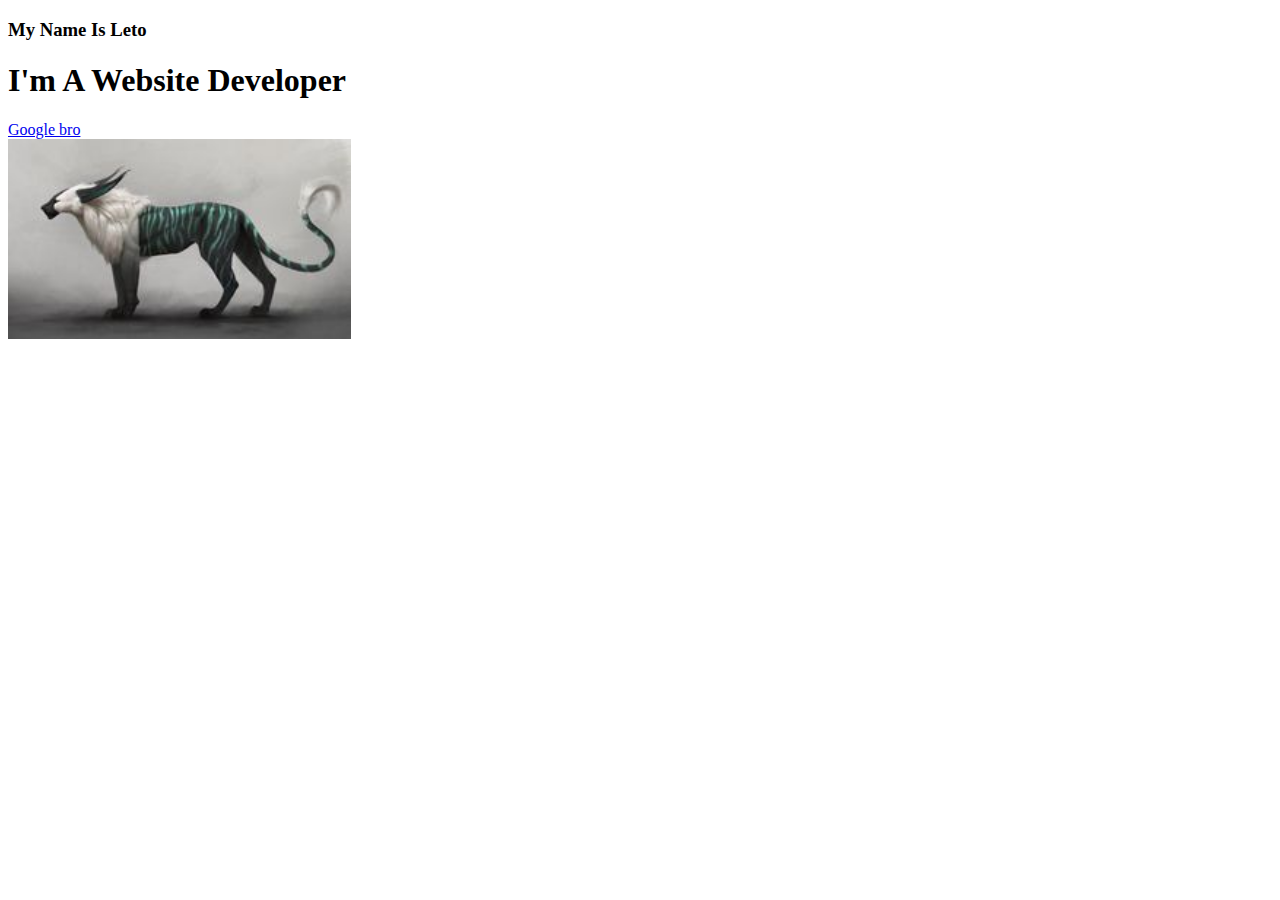
<file: projects/HSDC Frontend/index.html>
<!DOCTYPE html>
<html>
<head>
	<meta charset="utf-8">
	<meta name="viewport" content="width=device-width, initial-scale=1">
	<title>Portfolio</title>
</head>
<body>

	<h3>My Name Is Leto</h3>

	<h1>I'm A Website Developer</h1>

	<a href="https://www.google.com/" target="_blank">Google bro</a>
	<br>
	<img src="dog.jpg" 
	alt="This is definetly a normal picture of a dog" 
	height="200">

</body>
</html>
</file>
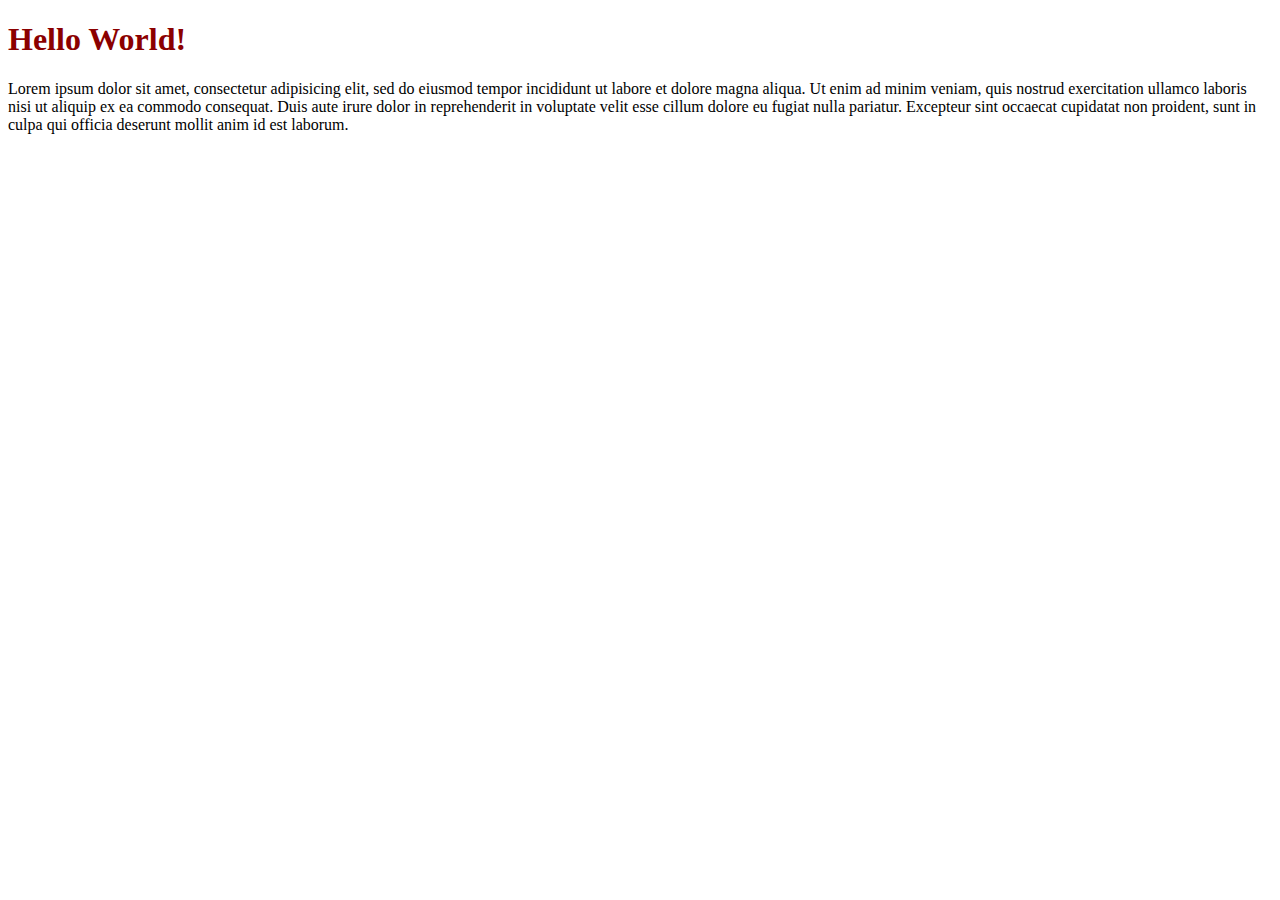
<file: projects/HSDC Frontend/css prac/index.html>
<!DOCTYPE html>
<html>
<head>
	<meta charset="utf-8">
	<meta name="viewport" content="width=device-width, initial-scale=1">
	<link rel="stylesheet" type="text/css" href="index.css">
	<title></title>
</head>
<body>
	<h1>Hello World!</h1>
	<p>Lorem ipsum dolor sit amet, consectetur adipisicing elit, sed do eiusmod
	tempor incididunt ut labore et dolore magna aliqua. Ut enim ad minim veniam,
	quis nostrud exercitation ullamco laboris nisi ut aliquip ex ea commodo
	consequat. Duis aute irure dolor in reprehenderit in voluptate velit esse
	cillum dolore eu fugiat nulla pariatur. Excepteur sint occaecat cupidatat non
	proident, sunt in culpa qui officia deserunt mollit anim id est laborum.</p>
</body>
</html>
</file>
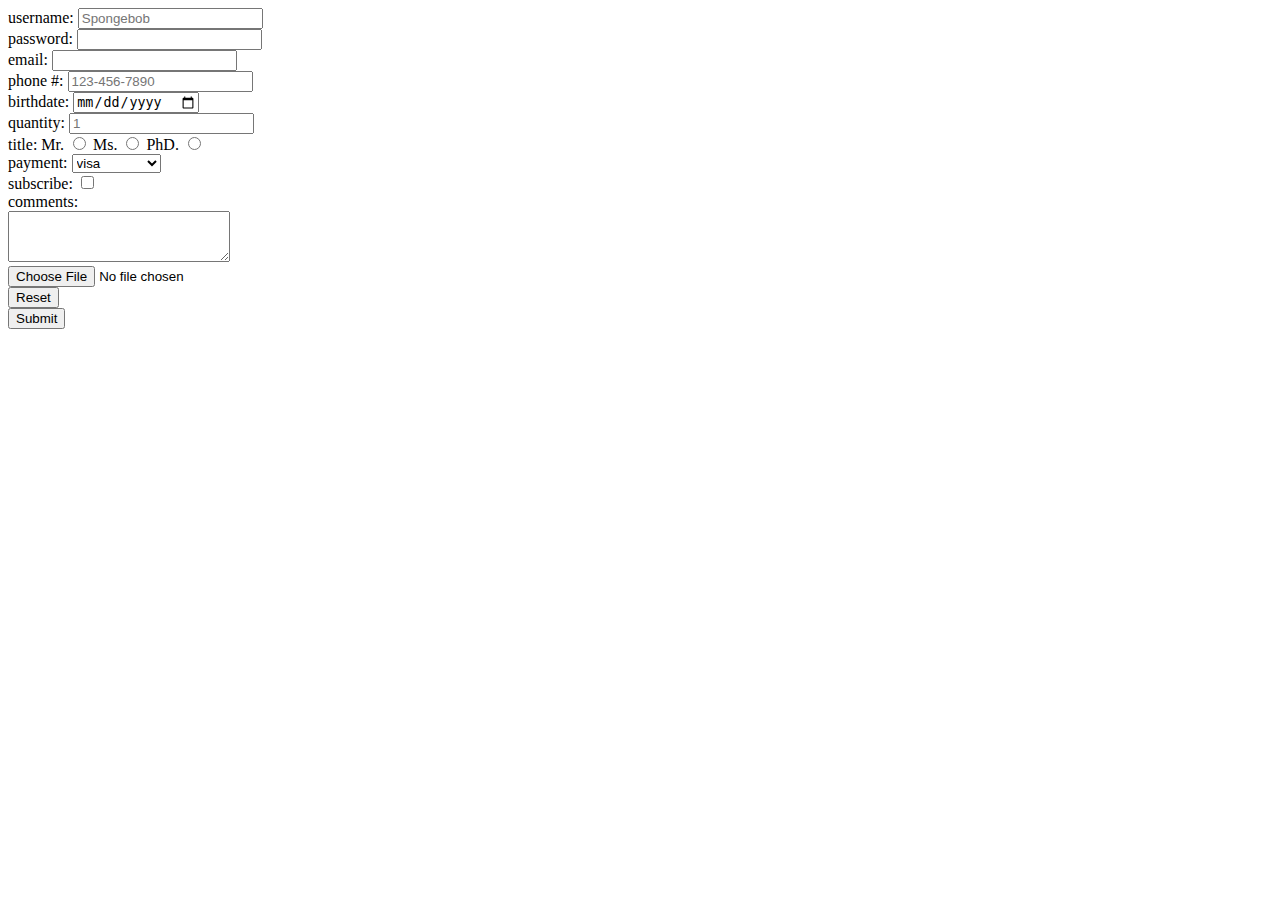
<file: projects/HSDC Frontend/Week 3/index.html>
<!DOCTYPE html>
<html>
<head>
	<meta charset="utf-8">
	<meta name="viewport" content="width=device-width, initial-scale=1">
	<title>Document</title>
</head>
<body>
	<form action="index.php" method="POST">
			
			<label for="username">username:</label>
			<input type="text" id="username" placeholder="Spongebob"><br>
			
			<label for="password">password:</label>
			<input type="password" id="password"><br>
			
			<label for="email">email:</label>
			<input type="email" id="email"><br>
			
			<label for="phone">phone #:</label>
			<input type="tel" id="phone" placeholder="123-456-7890" pattern="[0-9]{3}-[0-9]{3}-[0-9]{4}"><br>
			
			<label for="birthdate">birthdate:</label>
			<input type="date" id="birthdate"><br>
			
			<label for="quantity">quantity:</label>
			<input type="number" id="quantity" placeholder="1"><br>

			<label for="title">title:</label>

			<label for="Mr.">Mr.</label>
			<input type="radio" id="Mr." value="Mr." name="title">
			<label for="Ms.">Ms.</label>
			<input type="radio" id="Ms." value="Mr." name="title">
			<label for="PhD.">PhD.</label>
			<input type="radio" id="PhD." value="Mr." name="title"><br>

			<label for="payment">payment:</label>
			<select id="payment">
				<option value="visa">visa</option>
				<option value="mastercard">mastercard</option>
				<option value="giftcard">giftcard</option>
			</select><br>

			<label for="subscribe">subscribe:</label>
			<input type="checkbox" name="" id="subscribe"><br>

			<label for="comments">comments:</label><br>
			<textarea id="comments" rows="3" cols="25"></textarea><br>

			<label for="file"></label>
			<input type="file" name="" id="file"><br>

			<input type="reset" name=""><br>
			<input type="submit" name="">
	</form>
</body>
</html>
</file>
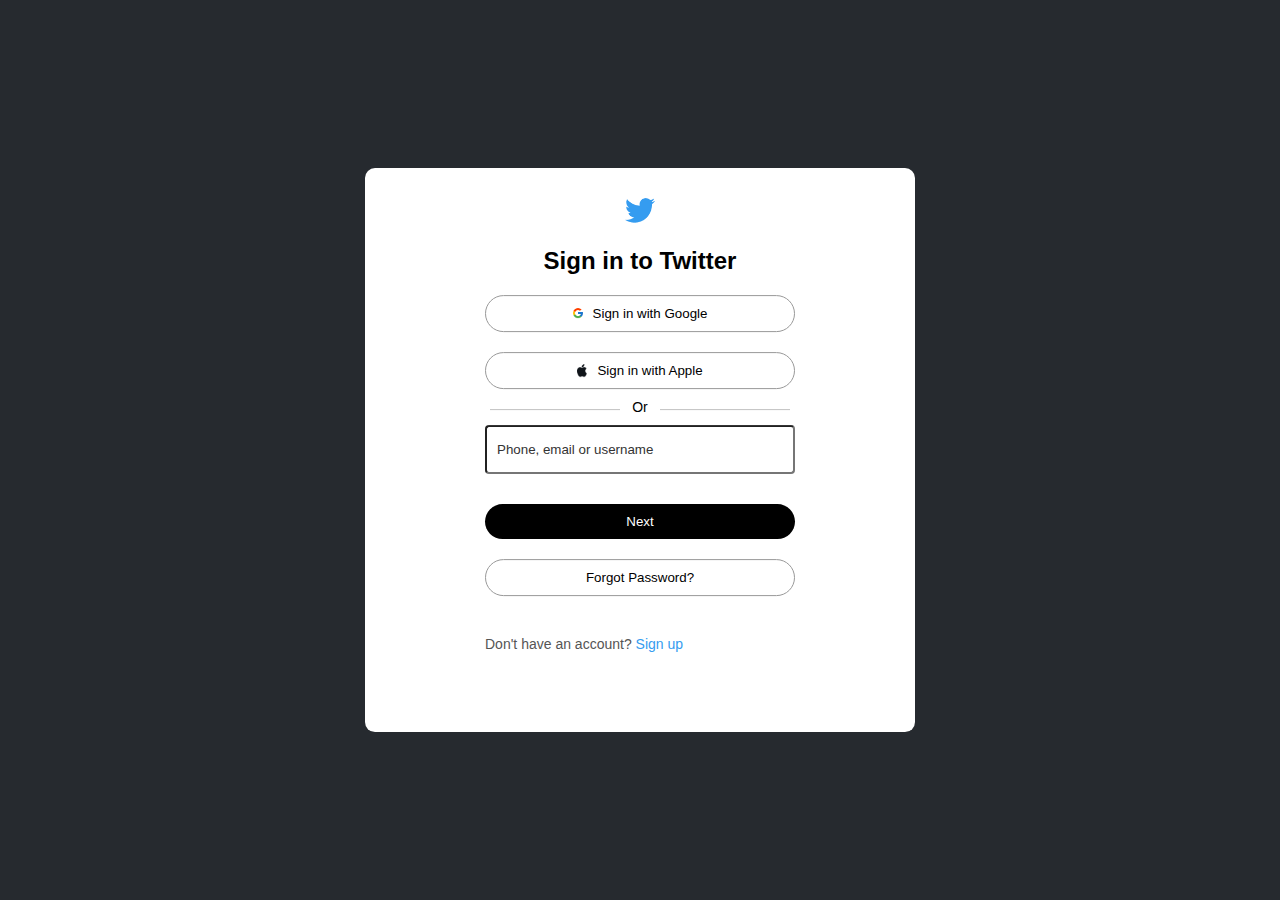
<file: projects/HSDC Frontend/Week 6/index.html>
<!DOCTYPE html>
<html>
<head>
	<meta charset="utf-8">
	<meta name="viewport" content="width=device-width, initial-scale=1">
	<title>Login Page</title>
	<link rel="stylesheet" type="text/css" href="style.css">
</head>
<body>
<div class="login-box">
	<img src="images/logo.png" class="logo">
	<h2>Sign in to Twitter</h2>
	<button><img src="images/google.png"> Sign in with Google</button>
	<button><img src="images/apple.png"> Sign in with Apple</button>
	<hr>
	<span>Or</span>
	<form>
		<input type="text" name="" placeholder="Phone, email or username">
		<button>Next</button>
	</form>
	<button>Forgot Password?</button>
	<p>Don't have an account? <a href="#">Sign up</a></p>
</div>

</body>
</html>
</file>
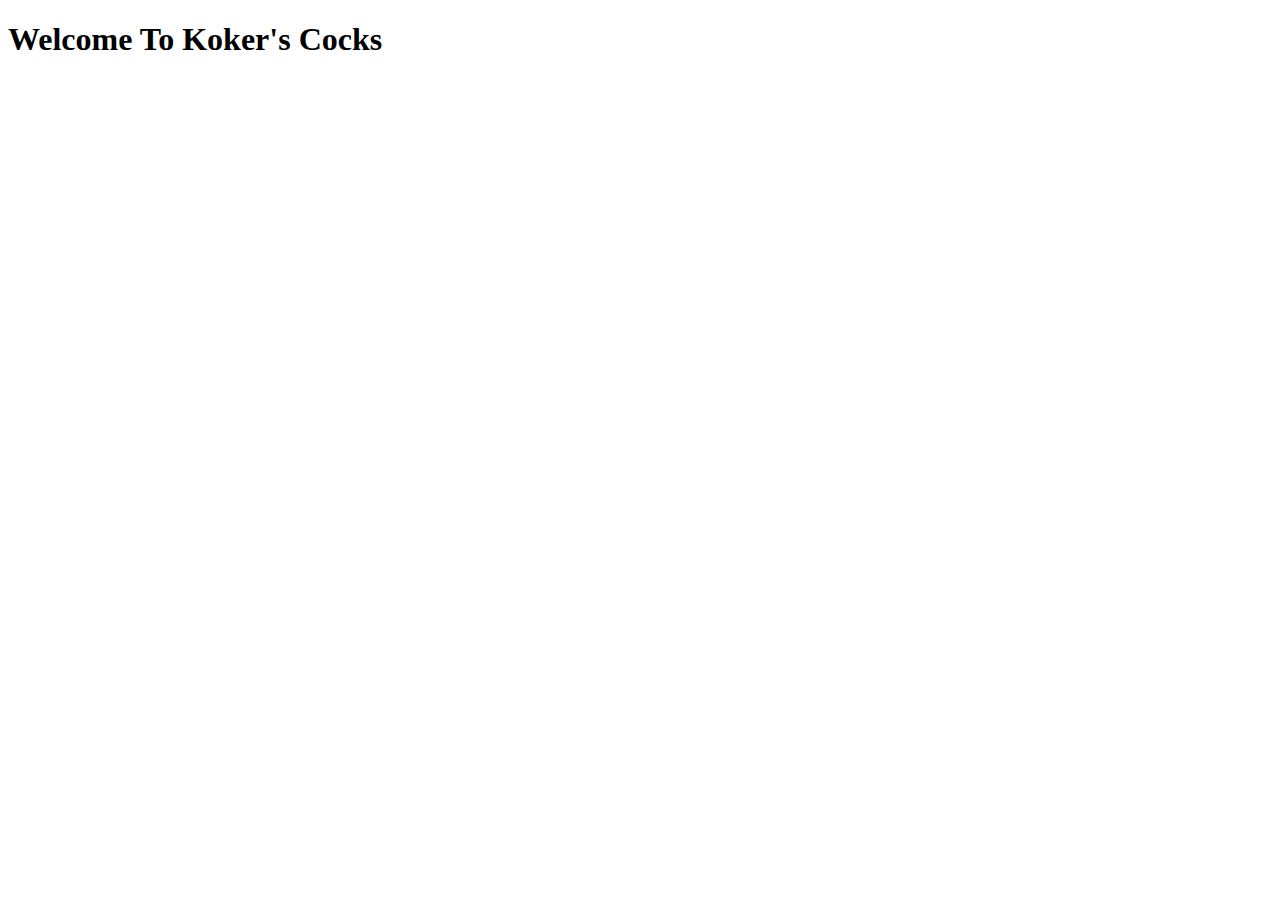
<file: projects/HSDC Frontend/header.html>
<!DOCTYPE html>
<html>
<head>
	<meta charset="utf-8">
	<meta name="viewport" content="width=device-width, initial-scale=1">
	<title></title>
</head>
<body>
	<header>
		<h1>Welcome To Koker's Cocks</h1>
	</header>
</body>
</html>
</file>
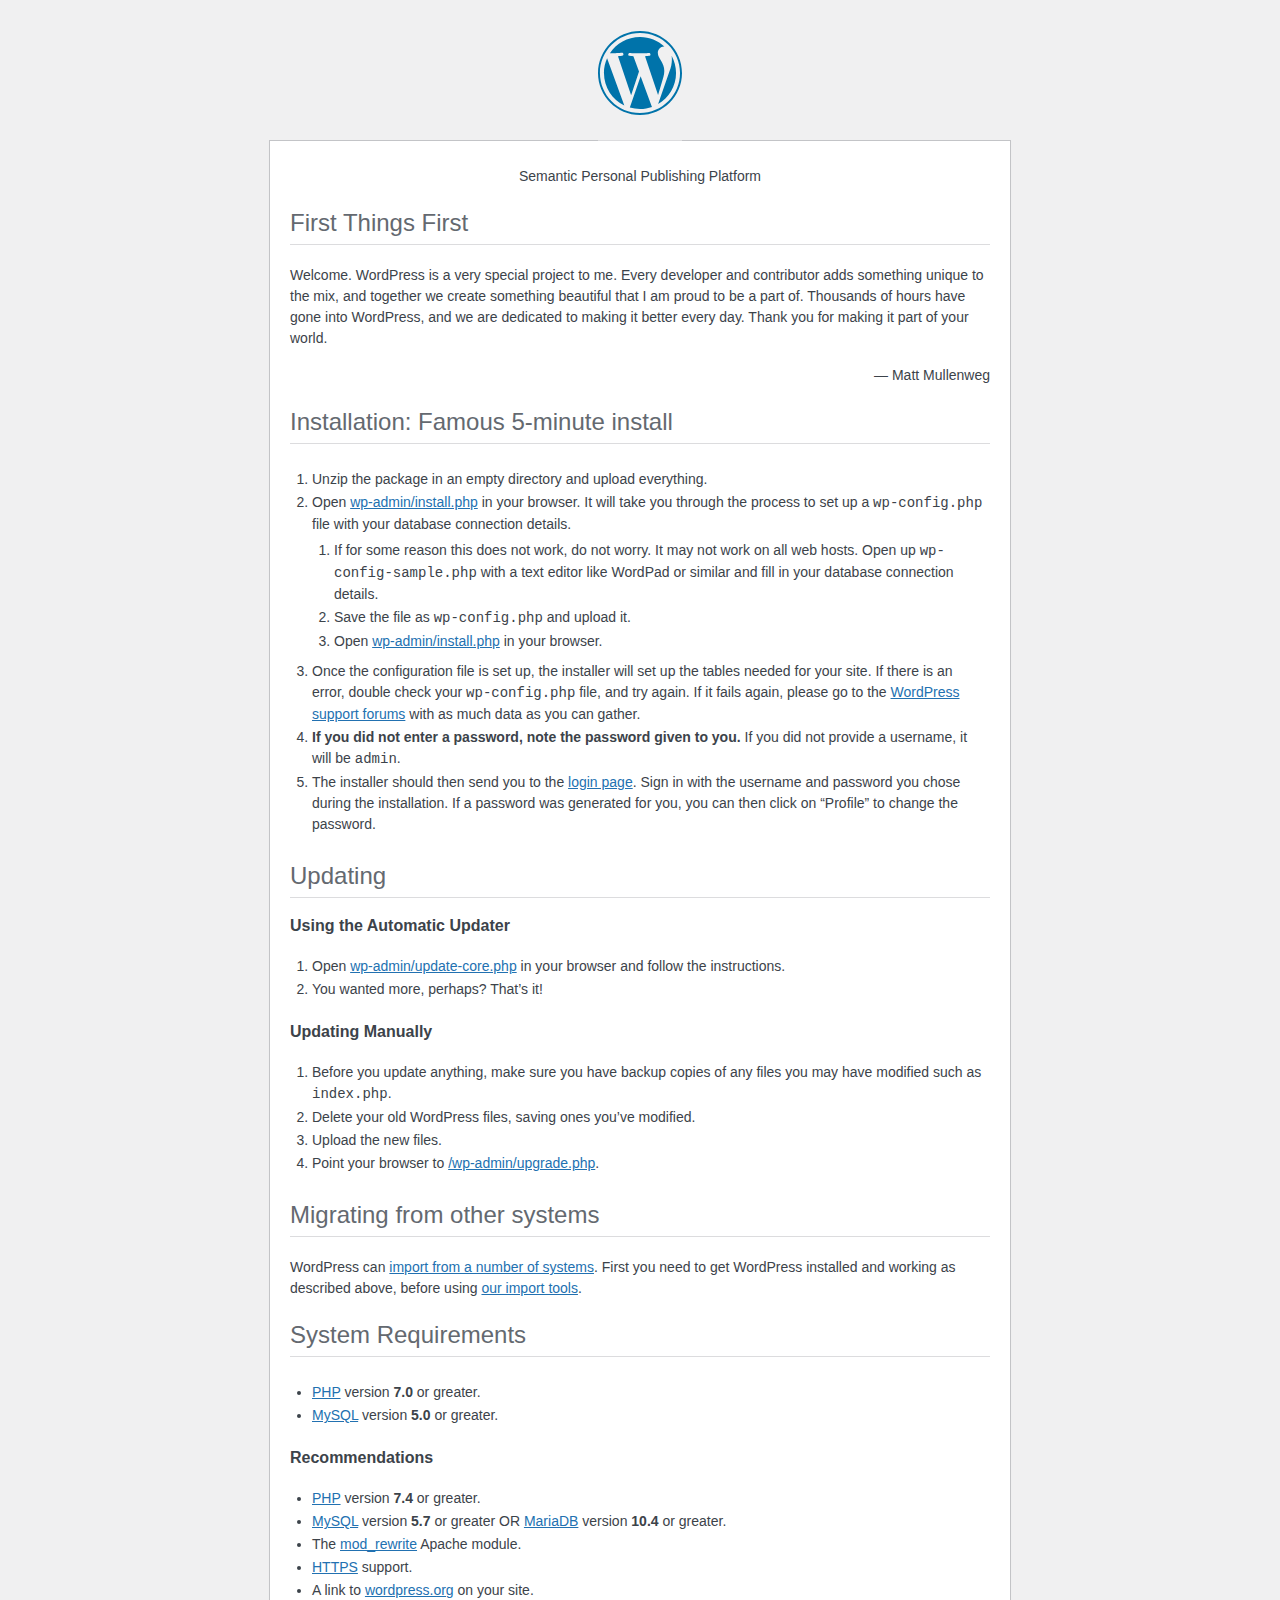
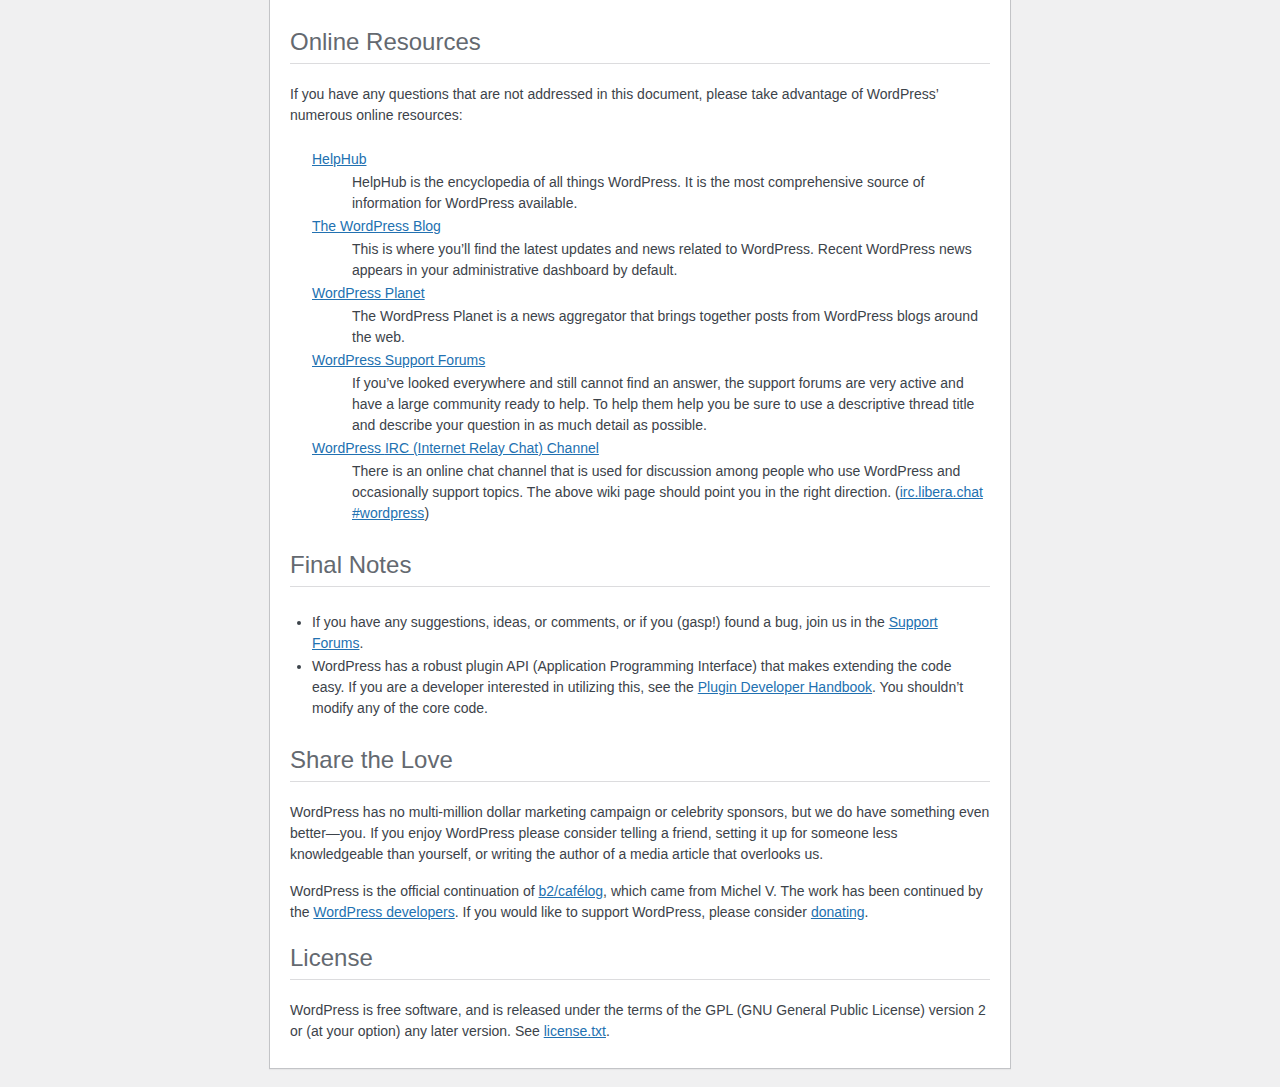
<file: projects/HSDC Backend/wordpress/readme.html>
<!DOCTYPE html>
<html lang="en">
<head>
	<meta name="viewport" content="width=device-width" />
	<meta http-equiv="Content-Type" content="text/html; charset=utf-8" />
	<title>WordPress &#8250; ReadMe</title>
	<link rel="stylesheet" href="wp-admin/css/install.css?ver=20100228" type="text/css" />
</head>
<body>
<h1 id="logo">
	<a href="https://wordpress.org/"><img alt="WordPress" src="wp-admin/images/wordpress-logo.png" /></a>
</h1>
<p style="text-align: center">Semantic Personal Publishing Platform</p>

<h2>First Things First</h2>
<p>Welcome. WordPress is a very special project to me. Every developer and contributor adds something unique to the mix, and together we create something beautiful that I am proud to be a part of. Thousands of hours have gone into WordPress, and we are dedicated to making it better every day. Thank you for making it part of your world.</p>
<p style="text-align: right">&#8212; Matt Mullenweg</p>

<h2>Installation: Famous 5-minute install</h2>
<ol>
	<li>Unzip the package in an empty directory and upload everything.</li>
	<li>Open <span class="file"><a href="wp-admin/install.php">wp-admin/install.php</a></span> in your browser. It will take you through the process to set up a <code>wp-config.php</code> file with your database connection details.
		<ol>
			<li>If for some reason this does not work, do not worry. It may not work on all web hosts. Open up <code>wp-config-sample.php</code> with a text editor like WordPad or similar and fill in your database connection details.</li>
			<li>Save the file as <code>wp-config.php</code> and upload it.</li>
			<li>Open <span class="file"><a href="wp-admin/install.php">wp-admin/install.php</a></span> in your browser.</li>
		</ol>
	</li>
	<li>Once the configuration file is set up, the installer will set up the tables needed for your site. If there is an error, double check your <code>wp-config.php</code> file, and try again. If it fails again, please go to the <a href="https://wordpress.org/support/forums/">WordPress support forums</a> with as much data as you can gather.</li>
	<li><strong>If you did not enter a password, note the password given to you.</strong> If you did not provide a username, it will be <code>admin</code>.</li>
	<li>The installer should then send you to the <a href="wp-login.php">login page</a>. Sign in with the username and password you chose during the installation. If a password was generated for you, you can then click on &#8220;Profile&#8221; to change the password.</li>
</ol>

<h2>Updating</h2>
<h3>Using the Automatic Updater</h3>
<ol>
	<li>Open <span class="file"><a href="wp-admin/update-core.php">wp-admin/update-core.php</a></span> in your browser and follow the instructions.</li>
	<li>You wanted more, perhaps? That&#8217;s it!</li>
</ol>

<h3>Updating Manually</h3>
<ol>
	<li>Before you update anything, make sure you have backup copies of any files you may have modified such as <code>index.php</code>.</li>
	<li>Delete your old WordPress files, saving ones you&#8217;ve modified.</li>
	<li>Upload the new files.</li>
	<li>Point your browser to <span class="file"><a href="wp-admin/upgrade.php">/wp-admin/upgrade.php</a>.</span></li>
</ol>

<h2>Migrating from other systems</h2>
<p>WordPress can <a href="https://wordpress.org/documentation/article/importing-content/">import from a number of systems</a>. First you need to get WordPress installed and working as described above, before using <a href="wp-admin/import.php">our import tools</a>.</p>

<h2>System Requirements</h2>
<ul>
	<li><a href="https://secure.php.net/">PHP</a> version <strong>7.0</strong> or greater.</li>
	<li><a href="https://www.mysql.com/">MySQL</a> version <strong>5.0</strong> or greater.</li>
</ul>

<h3>Recommendations</h3>
<ul>
	<li><a href="https://secure.php.net/">PHP</a> version <strong>7.4</strong> or greater.</li>
	<li><a href="https://www.mysql.com/">MySQL</a> version <strong>5.7</strong> or greater OR <a href="https://mariadb.org/">MariaDB</a> version <strong>10.4</strong> or greater.</li>
	<li>The <a href="https://httpd.apache.org/docs/2.2/mod/mod_rewrite.html">mod_rewrite</a> Apache module.</li>
	<li><a href="https://wordpress.org/news/2016/12/moving-toward-ssl/">HTTPS</a> support.</li>
	<li>A link to <a href="https://wordpress.org/">wordpress.org</a> on your site.</li>
</ul>

<h2>Online Resources</h2>
<p>If you have any questions that are not addressed in this document, please take advantage of WordPress&#8217; numerous online resources:</p>
<dl>
	<dt><a href="https://wordpress.org/documentation/">HelpHub</a></dt>
		<dd>HelpHub is the encyclopedia of all things WordPress. It is the most comprehensive source of information for WordPress available.</dd>
	<dt><a href="https://wordpress.org/news/">The WordPress Blog</a></dt>
		<dd>This is where you&#8217;ll find the latest updates and news related to WordPress. Recent WordPress news appears in your administrative dashboard by default.</dd>
	<dt><a href="https://planet.wordpress.org/">WordPress Planet</a></dt>
		<dd>The WordPress Planet is a news aggregator that brings together posts from WordPress blogs around the web.</dd>
	<dt><a href="https://wordpress.org/support/forums/">WordPress Support Forums</a></dt>
		<dd>If you&#8217;ve looked everywhere and still cannot find an answer, the support forums are very active and have a large community ready to help. To help them help you be sure to use a descriptive thread title and describe your question in as much detail as possible.</dd>
	<dt><a href="https://make.wordpress.org/support/handbook/appendix/other-support-locations/introduction-to-irc/">WordPress <abbr>IRC</abbr> (Internet Relay Chat) Channel</a></dt>
		<dd>There is an online chat channel that is used for discussion among people who use WordPress and occasionally support topics. The above wiki page should point you in the right direction. (<a href="https://web.libera.chat/#wordpress">irc.libera.chat #wordpress</a>)</dd>
</dl>

<h2>Final Notes</h2>
<ul>
	<li>If you have any suggestions, ideas, or comments, or if you (gasp!) found a bug, join us in the <a href="https://wordpress.org/support/forums/">Support Forums</a>.</li>
	<li>WordPress has a robust plugin <abbr>API</abbr> (Application Programming Interface) that makes extending the code easy. If you are a developer interested in utilizing this, see the <a href="https://developer.wordpress.org/plugins/">Plugin Developer Handbook</a>. You shouldn&#8217;t modify any of the core code.</li>
</ul>

<h2>Share the Love</h2>
<p>WordPress has no multi-million dollar marketing campaign or celebrity sponsors, but we do have something even better&#8212;you. If you enjoy WordPress please consider telling a friend, setting it up for someone less knowledgeable than yourself, or writing the author of a media article that overlooks us.</p>

<p>WordPress is the official continuation of <a href="https://cafelog.com/">b2/caf&#233;log</a>, which came from Michel V. The work has been continued by the <a href="https://wordpress.org/about/">WordPress developers</a>. If you would like to support WordPress, please consider <a href="https://wordpress.org/donate/">donating</a>.</p>

<h2>License</h2>
<p>WordPress is free software, and is released under the terms of the <abbr>GPL</abbr> (GNU General Public License) version 2 or (at your option) any later version. See <a href="license.txt">license.txt</a>.</p>

</body>
</html>
</file>
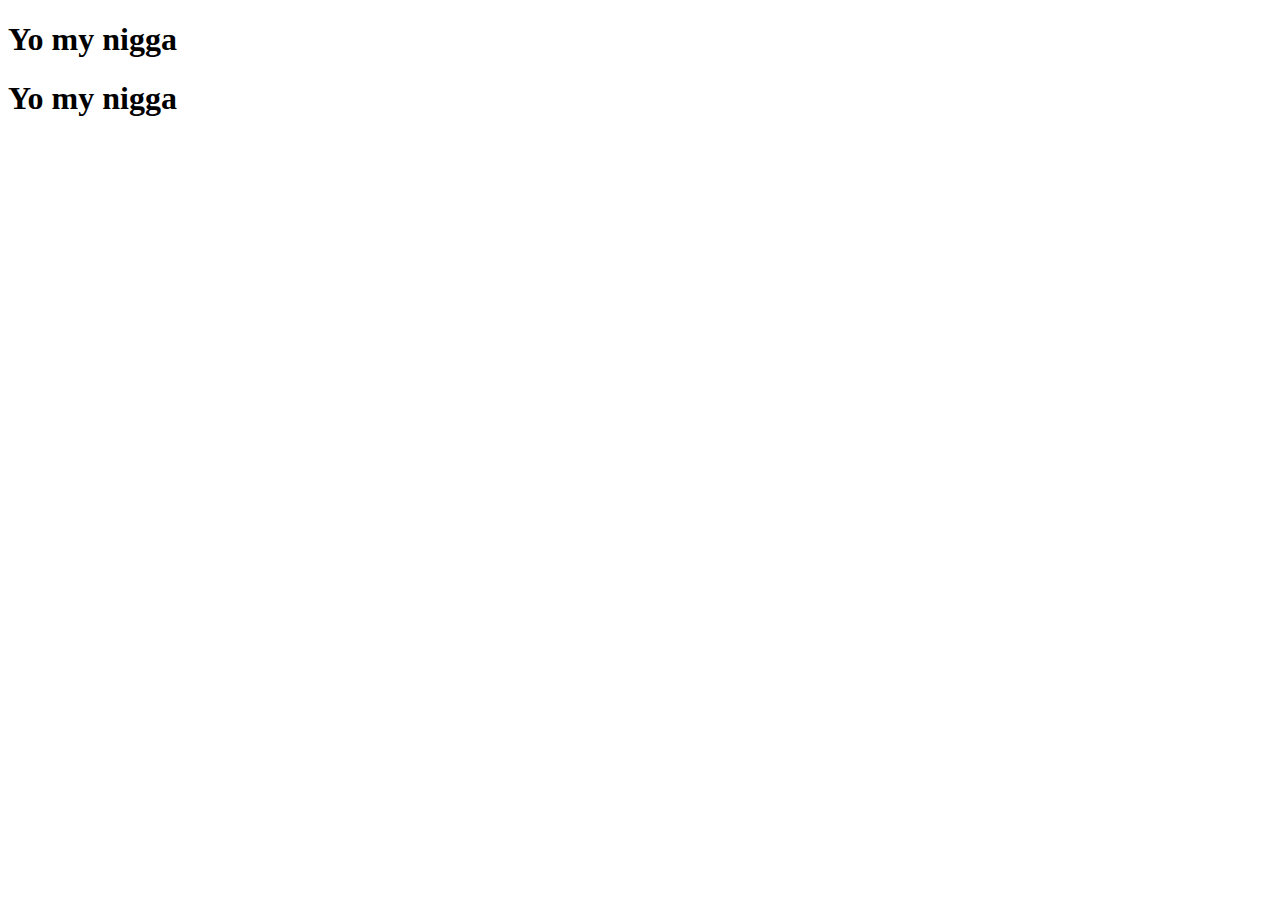
<file: projects/HSDC Frontend/css prac/indexJS.html>
<!DOCTYPE html>
<html>
<head>
	<meta charset="utf-8">
	<meta name="viewport" content="width=device-width, initial-scale=1">
	<script type="text/javascript" src="indexJS.js"></script>
	<title></title>
</head>
<body>

</body>
</html>
</file>
<file: projects/HSDC Frontend/css prac/index.css>
h1{
	color: darkred;
}
p{
	background-color:;
}
</file>
<file: projects/HSDC Frontend/Week 6/style.css>
*{
	margin: 0;
	padding: 0;
	font-family: 'Poppins',sans-serif;
	box-sizing: border-box;
}

body{
	background: #262a2f;
}
.login-box{
	background: #fff;
	padding: 30px 120px;
	width: 550px;
	position: absolute;
	top: 50%;
	left: 50%;
	transform: translate(-50%,-50%);
	text-align: center;
	border-radius: 10px;
}
.logo{
	width: 30px;
	margin-bottom: 20px;
}
.login-box h2{
	margin-bottom: 20px;
}
.login-box button img{
	width: 10px;
	margin-right: 10px;
}
.login-box button{
	width: 100%;
	padding: 10px 0;
	display: flex;
	align-items: center;
	justify-content: center;
	margin: 20px 0;
	border-radius: 30px;
	background: transparent;
	border: 1px solid #999;
	font-weight: 500;
	cursor: pointer;
}
.login-box hr{
	border: 0;
	height: 1px;
	background: #c2c2c2;
	margin: 5px;
}
.login-box span{
	display: block;
	width: 40px;
	margin: auto;
	background: #fff;
	font-size: 14px;
	margin-top: -16px;
}
.login-box input{
	width: 100%;
	background: transparent;
	border: 1p solid #999;
	outline: 0;
	padding: 15px 10px;
	border-radius: 4px;
	margin: 10px 0;
}
::placeholder{
	font-weight: 500;
	color: #333;
}
.login-box form button{
	background: #000;
	color: #fff;
	border: 0;
	margin-bottom: 15px;
}
.login-box p{
	text-align: left;
	font-size: 14px;
	color: #555;
	margin: 40px 0 50px;
}
.login-box p a{
	text-decoration: none;
	color: #359cf0;
}
</file>
<file: projects/HSDC Backend/wordpress/wp-admin/css/install.css>
html {
	background: #f0f0f1;
	margin: 0 20px;
}

body {
	background: #fff;
	border: 1px solid #c3c4c7;
	color: #3c434a;
	font-family: -apple-system, BlinkMacSystemFont, "Segoe UI", Roboto, Oxygen-Sans, Ubuntu, Cantarell, "Helvetica Neue", sans-serif;
	margin: 140px auto 25px;
	padding: 20px 20px 10px;
	max-width: 700px;
	-webkit-font-smoothing: subpixel-antialiased;
	box-shadow: 0 1px 1px rgba(0, 0, 0, 0.04);
}

a {
	color: #2271b1;
}

a:hover,
a:active {
	color: #135e96;
}

a:focus {
	color: #043959;
	box-shadow:
		0 0 0 1px #4f94d4,
		0 0 2px 1px rgba(79, 148, 212, 0.8);
}

h1, h2 {
	border-bottom: 1px solid #dcdcde;
	clear: both;
	color: #646970;
	font-size: 24px;
	padding: 0 0 7px;
	font-weight: 400;
}

h3 {
	font-size: 16px;
}

p, li, dd, dt {
	padding-bottom: 2px;
	font-size: 14px;
	line-height: 1.5;
}

code, .code {
	font-family: Consolas, Monaco, monospace;
}

ul, ol, dl {
	padding: 5px 5px 5px 22px;
}

a img {
	border: 0
}
abbr {
	border: 0;
	font-variant: normal;
}

fieldset {
	border: 0;
	padding: 0;
	margin: 0;
}

label {
	cursor: pointer;
}

#logo {
	margin: -130px auto 25px;
	padding: 0 0 25px;
	width: 84px;
	height: 84px;
	overflow: hidden;
	background-image: url(../images/w-logo-blue.png?ver=20131202);
	background-image: none, url(../images/wordpress-logo.svg?ver=20131107);
	background-size: 84px;
	background-position: center top;
	background-repeat: no-repeat;
	color: #3c434a; /* same as login.css */
	font-size: 20px;
	font-weight: 400;
	line-height: 1.3em;
	text-decoration: none;
	text-align: center;
	text-indent: -9999px;
	outline: none;
}

.step {
	margin: 20px 0 15px;
}
.step, th {
	text-align: left;
	padding: 0;
}
.language-chooser.wp-core-ui .step .button.button-large {
	font-size: 14px;
}
textarea {
	border: 1px solid #dcdcde;
	font-family: -apple-system, BlinkMacSystemFont, "Segoe UI", Roboto, Oxygen-Sans, Ubuntu, Cantarell, "Helvetica Neue", sans-serif;
	width: 100%;
	box-sizing: border-box;
}

.form-table {
	border-collapse: collapse;
	margin-top: 1em;
	width: 100%;
}

.form-table td {
	margin-bottom: 9px;
	padding: 10px 20px 10px 0;
	font-size: 14px;
	vertical-align: top
}

.form-table th {
	font-size: 14px;
	text-align: left;
	padding: 10px 20px 10px 0;
	width: 115px;
	vertical-align: top;
}

.form-table code {
	line-height: 1.28571428;
	font-size: 14px;
}

.form-table p {
	margin: 4px 0 0;
	font-size: 11px;
}

.form-table .setup-description {
	margin: 4px 0 0;
	line-height: 1.6;
}

.form-table input {
	line-height: 1.33333333;
	font-size: 15px;
	padding: 3px 5px;
}

.wp-pwd {
	margin-top: 0;
}

.form-table .wp-pwd {
	display: flex;
	column-gap: 4px;
}

.form-table .password-input-wrapper {
	width: 100%;
}

input,
submit {
	font-family: -apple-system, BlinkMacSystemFont, "Segoe UI", Roboto, Oxygen-Sans, Ubuntu, Cantarell, "Helvetica Neue", sans-serif;
}

.form-table input[type=text],
.form-table input[type=email],
.form-table input[type=url],
.form-table input[type=password],
#pass-strength-result {
	width: 100%;
}

.form-table th p {
	font-weight: 400;
}

.form-table.install-success th,
.form-table.install-success td {
	vertical-align: middle;
	padding: 16px 20px 16px 0;
}

.form-table.install-success td p {
	margin: 0;
	font-size: 14px;
}

.form-table.install-success td code {
	margin: 0;
	font-size: 18px;
}

#error-page {
	margin-top: 50px;
}

#error-page p {
	font-size: 14px;
	line-height: 1.28571428;
	margin: 25px 0 20px;
}

#error-page code, .code {
	font-family: Consolas, Monaco, monospace;
}

.message {
	border-left: 4px solid #d63638;
	padding: .7em .6em;
	background-color: #fcf0f1;
}

/* rtl:ignore */
#dbname,
#uname,
#pwd,
#dbhost,
#prefix,
#user_login,
#admin_email,
#pass1,
#pass2 {
	direction: ltr;
}


/* localization */
body.rtl,
.rtl textarea,
.rtl input,
.rtl submit {
	font-family: Tahoma, sans-serif;
}

:lang(he-il) body.rtl,
:lang(he-il) .rtl textarea,
:lang(he-il) .rtl input,
:lang(he-il) .rtl submit {
	font-family: Arial, sans-serif;
}

@media only screen and (max-width: 799px) {
	body {
		margin-top: 115px;
	}
	#logo a {
		margin: -125px auto 30px;
	}
}

@media screen and (max-width: 782px) {

	.form-table {
		margin-top: 0;
	}

	.form-table th,
	.form-table td {
		display: block;
		width: auto;
		vertical-align: middle;
	}

	.form-table th {
		padding: 20px 0 0;
	}

	.form-table td {
		padding: 5px 0;
		border: 0;
		margin: 0;
	}

	textarea,
	input {
		font-size: 16px;
	}

	.form-table td input[type="text"],
	.form-table td input[type="email"],
	.form-table td input[type="url"],
	.form-table td input[type="password"],
	.form-table td select,
	.form-table td textarea,
	.form-table span.description {
		width: 100%;
		font-size: 16px;
		line-height: 1.5;
		padding: 7px 10px;
		display: block;
		max-width: none;
		box-sizing: border-box;
	}

	#pwd {
		padding-right: 2.5rem;
	}

	.wp-pwd #pass1 {
		padding-right: 50px;
	}

	.wp-pwd .button.wp-hide-pw {
		right: 0;
	}

	#pass-strength-result {
		width: 100%;
	}
}

body.language-chooser {
	max-width: 300px;
}

.language-chooser select {
	padding: 8px;
	width: 100%;
	display: block;
	border: 1px solid #dcdcde;
	background: #fff;
	color: #2c3338;
	font-size: 16px;
	font-family: Arial, sans-serif;
	font-weight: 400;
}

.language-chooser select:focus {
	color: #2c3338;
}

.language-chooser select option:hover,
.language-chooser select option:focus {
	color: #0a4b78;
}

.language-chooser .step {
	text-align: right;
}

.screen-reader-input,
.screen-reader-text {
	border: 0;
	clip: rect(1px, 1px, 1px, 1px);
	-webkit-clip-path: inset(50%);
	clip-path: inset(50%);
	height: 1px;
	margin: -1px;
	overflow: hidden;
	padding: 0;
	position: absolute;
	width: 1px;
	word-wrap: normal !important;
}

.spinner {
	background: url(../images/spinner.gif) no-repeat;
	background-size: 20px 20px;
	visibility: hidden;
	opacity: 0.7;
	filter: alpha(opacity=70);
	width: 20px;
	height: 20px;
	margin: 2px 5px 0;
}

.step .spinner {
	display: inline-block;
	vertical-align: middle;
	margin-right: 15px;
}

.button.hide-if-no-js,
.hide-if-no-js {
	display: none;
}

/**
 * HiDPI Displays
 */
@media print,
  (min-resolution: 120dpi) {

	.spinner {
		background-image: url(../images/spinner-2x.gif);
	}

}
</file>
